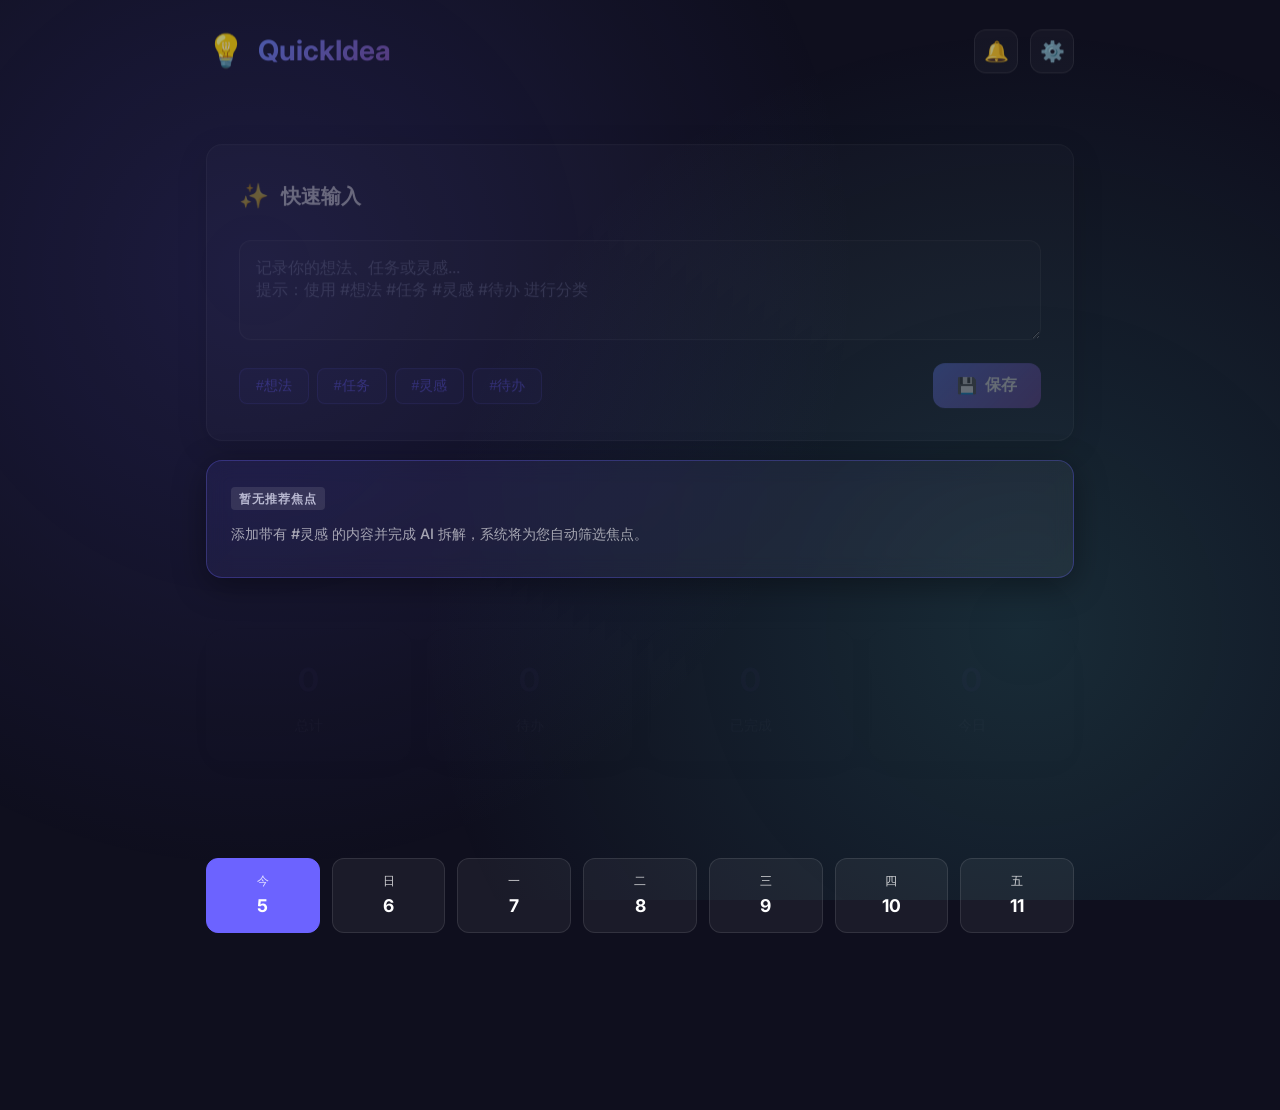
<file: index.html>
<!DOCTYPE html>
<html lang="zh-CN">

<head>
    <meta charset="UTF-8">
    <meta name="viewport" content="width=device-width, initial-scale=1.0">
    <meta http-equiv="refresh" content="0; url=quick-idea/">
    <title>Redirecting to QuickIdea...</title>
    <style>
        body {
            font-family: -apple-system, BlinkMacSystemFont, 'Segoe UI', sans-serif;
            display: flex;
            align-items: center;
            justify-content: center;
            height: 100vh;
            margin: 0;
            background: linear-gradient(135deg, #667eea 0%, #764ba2 100%);
            color: white;
        }

        .container {
            text-align: center;
        }

        h1 {
            font-size: 2rem;
            margin-bottom: 1rem;
        }

        p {
            font-size: 1.2rem;
            opacity: 0.9;
        }

        a {
            color: white;
            text-decoration: underline;
        }
    </style>
</head>

<body>
    <div class="container">
        <h1>💡 QuickIdea</h1>
        <p>正在跳转到应用...</p>
        <p><a href="quick-idea/">如果没有自动跳转，请点击这里</a></p>
    </div>
</body>

</html>
</file>
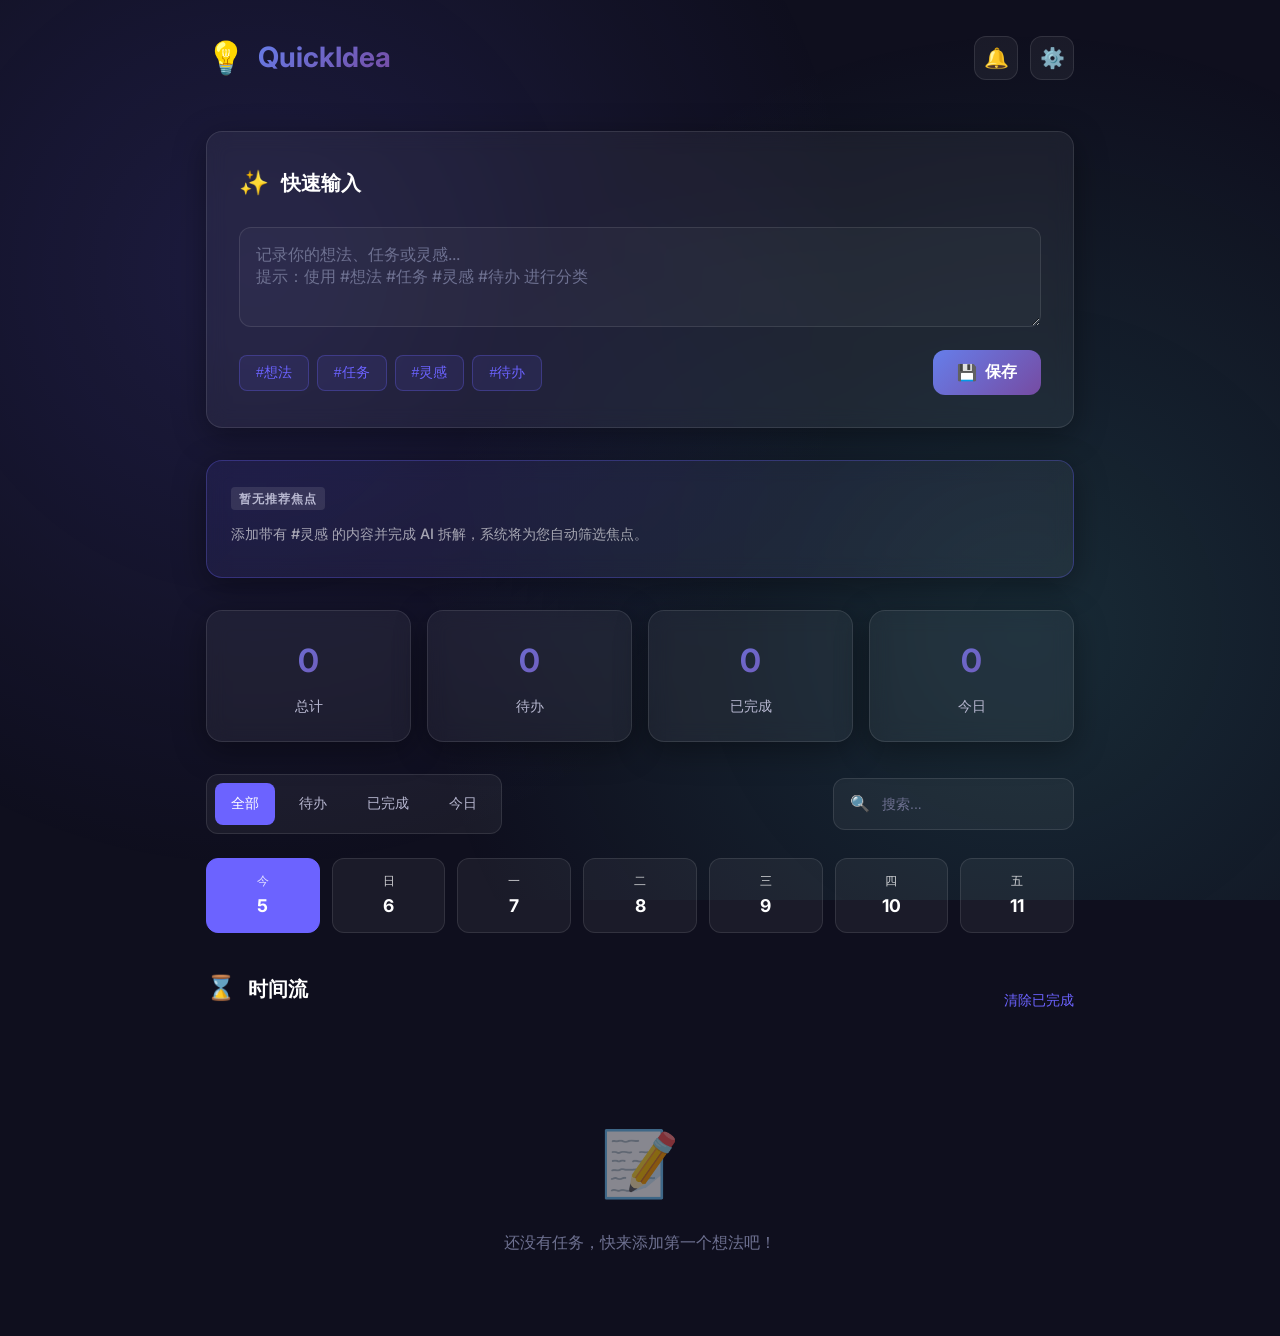
<file: quick-idea/index.html>
<!DOCTYPE html>
<html lang="zh-CN">

<head>
    <meta charset="UTF-8">
    <meta name="viewport" content="width=device-width, initial-scale=1.0">
    <meta name="description" content="QuickIdea - 3秒记录想法，0思考管理任务">
    <meta name="theme-color" content="#1a1a2e">
    <title>QuickIdea - 快速想法管理</title>
    <link rel="stylesheet" href="styles.css">
    <link rel="preconnect" href="https://fonts.googleapis.com">
    <link rel="preconnect" href="https://fonts.gstatic.com" crossorigin>
    <link href="https://fonts.googleapis.com/css2?family=Inter:wght@400;500;600;700&display=swap" rel="stylesheet">
</head>

<body>
    <!-- 背景装饰 -->
    <div class="bg-decoration"></div>

    <!-- 主容器 -->
    <div class="container">
        <!-- 头部 -->
        <header class="header">
            <div class="logo">
                <span class="logo-icon">💡</span>
                <h1>QuickIdea</h1>
            </div>
            <div class="header-actions">
                <button id="notificationBtn" class="btn-icon" title="开启提醒">
                    <span class="icon">🔔</span>
                </button>
                <button id="settingsBtn" class="btn-icon" title="设置">
                    <span class="icon">⚙️</span>
                </button>
            </div>
        </header>

        <!-- 快速输入区 -->
        <section class="quick-input-section">
            <div class="glass-card">
                <h2 class="section-title">
                    <span class="icon">✨</span>
                    快速输入
                </h2>
                <form id="quickInputForm">
                    <textarea id="ideaInput" class="idea-input"
                        placeholder="记录你的想法、任务或灵感...&#10;提示：使用 #想法 #任务 #灵感 #待办 进行分类" rows="3"></textarea>

                    <div class="input-actions">
                        <div class="tag-buttons">
                            <button type="button" class="tag-btn" data-tag="想法">#想法</button>
                            <button type="button" class="tag-btn" data-tag="任务">#任务</button>
                            <button type="button" class="tag-btn" data-tag="灵感">#灵感</button>
                            <button type="button" class="tag-btn" data-tag="待办">#待办</button>
                        </div>
                        <button type="submit" class="btn-primary">
                            <span class="icon">💾</span>
                            保存
                        </button>
                    </div>
                </form>

                <!-- AI 分析提示（输入框下方） -->
                <div id="aiPrompt" class="ai-prompt" style="display: none;">
                    <div class="ai-prompt-content glass-card">
                        <span class="icon">💡</span>
                        <span id="aiPromptLabel" class="ai-prompt-text">检测到灵感，需要 AI 帮你拆解吗？</span>
                        <div class="ai-prompt-actions">
                            <button id="aiAnalyzeBtn" class="btn-ai">✨ AI 智能拆解</button>
                            <button id="aiSkipBtn" class="btn-text-small">📝 直接保存</button>
                        </div>
                    </div>
                </div>

                <!-- AI 向导内联容器 -->
                <div id="aiWizardInlineContainer"></div>
            </div>
        </section>

        <!-- 今日焦点 -->
        <section id="todayFocusSection" class="today-focus-section" style="display: none;">
            <div id="todayFocusTile" class="today-focus-tile glass-card">
                <!-- 由 AI 动态生成具体焦点任务 -->
            </div>
        </section>

        <!-- 任务统计 -->
        <section class="stats-section">
            <div class="stats-grid">
                <div class="stat-card glass-card">
                    <div class="stat-value" id="totalCount">0</div>
                    <div class="stat-label">总计</div>
                </div>
                <div class="stat-card glass-card">
                    <div class="stat-value" id="todoCount">0</div>
                    <div class="stat-label">待办</div>
                </div>
                <div class="stat-card glass-card">
                    <div class="stat-value" id="completedCount">0</div>
                    <div class="stat-label">已完成</div>
                </div>
                <div class="stat-card glass-card">
                    <div class="stat-value" id="todayCount">0</div>
                    <div class="stat-label">今日</div>
                </div>
            </div>
        </section>

        <!-- 筛选和搜索 -->
        <section class="filter-section">
            <div class="filter-controls">
                <div class="filter-tabs">
                    <button class="filter-tab active" data-filter="all">全部</button>
                    <button class="filter-tab" data-filter="todo">待办</button>
                    <button class="filter-tab" data-filter="completed">已完成</button>
                    <button class="filter-tab" data-filter="today">今日</button>
                </div>
                <div class="search-box">
                    <span class="icon">🔍</span>
                    <input type="text" id="searchInput" placeholder="搜索...">
                </div>
            </div>
        </section>

        <!-- 微缩日历导航 -->
        <section class="timeline-nav-section">
            <div id="miniCalendar" class="mini-calendar">
                <!-- 动态生成未来 7 天的日期 -->
            </div>
        </section>

        <!-- 任务列表 (时间轴模式封装) -->
        <section class="tasks-section timeline-view">
            <div class="tasks-header">
                <h2 class="section-title">
                    <span class="icon">⌛</span>
                    时间流
                </h2>
                <button id="clearCompletedBtn" class="btn-text">清除已完成</button>
            </div>

            <div class="timeline-container">
                <div class="timeline-line"></div>
                <div id="tasksList" class="tasks-list">
                    <!-- 任务项将通过 JavaScript 动态生成 -->
                </div>
            </div>

            <div id="emptyState" class="empty-state">
                <div class="empty-icon">📝</div>
                <p>还没有任务，快来添加第一个想法吧！</p>
            </div>
        </section>
    </div>

    <!-- 设置面板（模态框） -->
    <div id="settingsModal" class="modal">
        <div class="modal-content glass-card">
            <div class="modal-header">
                <h2>设置</h2>
                <button class="btn-close" id="closeSettingsBtn">×</button>
            </div>
            <div class="modal-body">
                <div class="settings-section">
                    <h3>通知设置</h3>
                    <div class="setting-item">
                        <label>
                            <input type="checkbox" id="morningNotification" checked>
                            <span>晨间提醒（9:00）</span>
                        </label>
                    </div>
                    <div class="setting-item">
                        <label>
                            <input type="checkbox" id="eveningNotification" checked>
                            <span>晚间回顾（21:00）</span>
                        </label>
                    </div>
                </div>

                <div class="settings-section">
                    <h3>🤖 AI 功能设置</h3>
                    <div class="setting-item">
                        <label for="aiModelSelect">选择 AI 模型</label>
                        <select id="aiModelSelect" class="settings-select">
                            <option value="gemini">Gemini 2.0 (全能)</option>
                            <option value="deepseek">DeepSeek Chat (快速/中文强)</option>
                            <option value="qwen">通义千问 Qwen (逻辑/中文强)</option>
                        </select>
                        <p class="setting-hint">AI 服务已内置，无需配置 Key 即可使用。</p>
                    </div>
                    <!-- 隐藏原始 Key 输入，保留 ID 以备不时之需或高级调试 -->
                    <div class="setting-item" style="display: none;">
                        <label>Gemini API Key (已内置模式)</label>
                        <input type="password" id="geminiApiKey" class="api-key-input">
                    </div>
                    <div class="setting-item">
                        <label>
                            <input type="checkbox" id="autoAiPrompt" checked>
                            <span>检测到 #灵感 标签时自动提示 AI 分析</span>
                        </label>
                    </div>
                    <button id="testAiConnectionBtn" class="btn-secondary">测试 AI 连接</button>
                </div>

                <div class="settings-section">
                    <h3>数据管理</h3>
                    <button id="exportDataBtn" class="btn-secondary">导出数据</button>
                    <button id="clearDataBtn" class="btn-danger">清除所有数据</button>
                </div>

                <div class="settings-section">
                    <h3>关于</h3>
                    <p class="about-text">
                        QuickIdea v1.0<br>
                        让想法捕捉像发微信一样简单
                    </p>
                </div>
            </div>
        </div>
    </div>

    <!-- AI 分析结果模态框 -->
    <div id="aiAnalysisModal" class="modal">
        <div class="modal-content glass-card">
            <div class="modal-header">
                <h2>🤖 AI 分析结果</h2>
                <button class="btn-close" id="closeAnalysisBtn">×</button>
            </div>
            <div class="modal-body">
                <div id="analysisResult" class="analysis-result">
                    <div class="analysis-loading">
                        <div class="spinner"></div>
                        <p>AI 正在分析中...</p>
                    </div>
                </div>
                <div class="modal-actions">
                    <button id="viewBreakdownBtn" class="btn-primary" style="display: none;">
                        查看拆解方案
                    </button>
                    <button id="saveDirectBtn" class="btn-secondary">
                        直接保存
                    </button>
                </div>
            </div>
        </div>
    </div>

    <!-- 任务拆解预览模态框 -->
    <div id="breakdownModal" class="modal">
        <div class="modal-content glass-card modal-large">
            <div class="modal-header">
                <h2>📋 任务拆解方案</h2>
                <button class="btn-close" id="closeBreakdownBtn">×</button>
            </div>
            <div class="modal-body">
                <div id="breakdownResult" class="breakdown-result">
                    <div class="breakdown-loading">
                        <div class="spinner"></div>
                        <p>AI 正在生成拆解方案...</p>
                    </div>
                </div>
                <div class="modal-actions">
                    <button id="confirmBreakdownBtn" class="btn-primary" style="display: none;">
                        确认并保存
                    </button>
                    <button id="cancelBreakdownBtn" class="btn-secondary">
                        取消
                    </button>
                </div>
            </div>
        </div>
    </div>

    <!-- 日历录入模态框 -->
    <div id="calendarModal" class="modal">
        <div class="modal-content glass-card">
            <div class="modal-header">
                <h2>📅 录入日历</h2>
                <button class="btn-close" id="closeCalendarBtn">×</button>
            </div>
            <div class="modal-body">
                <div class="calendar-info">
                    <div class="info-row">
                        <span class="info-label">任务：</span>
                        <span id="calendarTaskName" class="info-value"></span>
                    </div>
                    <div class="info-row">
                        <span class="info-label">建议完成日期：</span>
                        <span id="calendarDueDate" class="info-value"></span>
                    </div>
                    <div class="info-row">
                        <span class="info-label">距离现在：</span>
                        <span id="calendarDaysUntil" class="info-value"></span>
                    </div>
                </div>

                <div class="calendar-options">
                    <h3>录入方式：</h3>
                    <label class="radio-option">
                        <input type="radio" name="calendarType" value="ical" checked>
                        <span>📥 下载 iCal 文件（推荐）</span>
                    </label>
                    <label class="radio-option">
                        <input type="radio" name="calendarType" value="google">
                        <span>📆 Google Calendar（即将推出）</span>
                    </label>
                    <label class="radio-option">
                        <input type="radio" name="calendarType" value="feishu">
                        <span>📱 飞书日历（即将推出）</span>
                    </label>
                </div>

                <div class="modal-actions">
                    <button id="confirmCalendarBtn" class="btn-primary">
                        确认录入
                    </button>
                    <button id="skipCalendarBtn" class="btn-secondary">
                        跳过
                    </button>
                </div>
            </div>
        </div>
    </div>

    <script type="module" src="expert-prompts.js?v=3"></script>
    <script type="module" src="ai-assistant.js?v=3"></script>
    <script type="module" src="ai-wizard.js?v=3"></script>
    <script type="module" src="calendar-integration.js?v=3"></script>
    <script src="app.js?v=3"></script>
    <script src="notification.js?v=3"></script>
</body>

</html>
</file>
<file: quick-idea/styles.css>
:root {
    /* 颜色系统 */
    --color-bg-primary: #0f0f1e;
    --color-bg-secondary: #1a1a2e;
    --color-bg-tertiary: #16213e;

    --color-accent-primary: #6c63ff;
    --color-accent-secondary: #4ecdc4;
    --color-accent-gradient: linear-gradient(135deg, #667eea 0%, #764ba2 100%);

    --color-text-primary: #ffffff;
    --color-text-secondary: #b8b8d1;
    --color-text-muted: #6e7191;

    --color-success: #4ade80;
    --color-warning: #fbbf24;
    --color-danger: #f87171;

    /* 玻璃态效果 */
    --glass-bg: rgba(255, 255, 255, 0.05);
    --glass-border: rgba(255, 255, 255, 0.1);
    --glass-shadow: 0 8px 32px 0 rgba(0, 0, 0, 0.37);

    /* 间距 */
    --spacing-xs: 0.5rem;
    --spacing-sm: 0.75rem;
    --spacing-md: 1rem;
    --spacing-lg: 1.5rem;
    --spacing-xl: 2rem;
    --spacing-2xl: 3rem;

    /* 圆角 */
    --radius-sm: 8px;
    --radius-md: 12px;
    --radius-lg: 16px;
    --radius-xl: 24px;

    /* 动画 */
    --transition-fast: 0.15s ease;
    --transition-base: 0.3s ease;
    --transition-slow: 0.5s ease;
}

* {
    margin: 0;
    padding: 0;
    box-sizing: border-box;
}

body {
    font-family: 'Inter', -apple-system, BlinkMacSystemFont, 'Segoe UI', sans-serif;
    background: var(--color-bg-primary);
    color: var(--color-text-primary);
    line-height: 1.6;
    min-height: 100vh;
    overflow-x: hidden;
}

/* 背景装饰 */
.bg-decoration {
    position: fixed;
    top: 0;
    left: 0;
    width: 100%;
    height: 100%;
    background:
        radial-gradient(circle at 20% 30%, rgba(108, 99, 255, 0.15) 0%, transparent 50%),
        radial-gradient(circle at 80% 70%, rgba(78, 205, 196, 0.15) 0%, transparent 50%);
    pointer-events: none;
    z-index: 0;
}

.container {
    position: relative;
    max-width: 900px;
    margin: 0 auto;
    padding: var(--spacing-xl) var(--spacing-md);
    z-index: 1;
}

/* 玻璃卡片 */
.glass-card {
    background: var(--glass-bg);
    backdrop-filter: blur(10px);
    -webkit-backdrop-filter: blur(10px);
    border: 1px solid var(--glass-border);
    border-radius: var(--radius-lg);
    box-shadow: var(--glass-shadow);
    transition: all var(--transition-base);
}

.glass-card:hover {
    border-color: rgba(255, 255, 255, 0.15);
    box-shadow: 0 12px 40px 0 rgba(0, 0, 0, 0.5);
}

/* 头部 */
.header {
    display: flex;
    justify-content: space-between;
    align-items: center;
    margin-bottom: var(--spacing-2xl);
    animation: fadeInDown 0.6s ease;
}

.logo {
    display: flex;
    align-items: center;
    gap: var(--spacing-sm);
}

.logo-icon {
    font-size: 2rem;
    animation: float 3s ease-in-out infinite;
}

.logo h1 {
    font-size: 1.75rem;
    font-weight: 700;
    background: var(--color-accent-gradient);
    -webkit-background-clip: text;
    -webkit-text-fill-color: transparent;
    background-clip: text;
}

.header-actions {
    display: flex;
    gap: var(--spacing-sm);
}

.btn-icon {
    width: 44px;
    height: 44px;
    border: none;
    background: var(--glass-bg);
    border: 1px solid var(--glass-border);
    border-radius: var(--radius-md);
    cursor: pointer;
    transition: all var(--transition-fast);
    font-size: 1.25rem;
}

.btn-icon:hover {
    background: rgba(255, 255, 255, 0.1);
    transform: translateY(-2px);
}

/* 快速输入区 */
.quick-input-section {
    margin-bottom: var(--spacing-xl);
    animation: fadeInUp 0.6s ease 0.1s backwards;
}

.section-title {
    display: flex;
    align-items: center;
    gap: var(--spacing-sm);
    font-size: 1.25rem;
    font-weight: 600;
    margin-bottom: var(--spacing-lg);
    color: var(--color-text-primary);
}

.section-title .icon {
    font-size: 1.5rem;
}

.glass-card {
    padding: var(--spacing-xl);
}

.idea-input {
    width: 100%;
    min-height: 100px;
    padding: var(--spacing-md);
    background: rgba(255, 255, 255, 0.03);
    border: 1px solid var(--glass-border);
    border-radius: var(--radius-md);
    color: var(--color-text-primary);
    font-family: inherit;
    font-size: 1rem;
    resize: vertical;
    transition: all var(--transition-base);
}

.idea-input:focus {
    outline: none;
    border-color: var(--color-accent-primary);
    background: rgba(255, 255, 255, 0.05);
    box-shadow: 0 0 0 3px rgba(108, 99, 255, 0.1);
}

.idea-input::placeholder {
    color: var(--color-text-muted);
}

.input-actions {
    display: flex;
    justify-content: space-between;
    align-items: center;
    margin-top: var(--spacing-md);
    gap: var(--spacing-md);
    flex-wrap: wrap;
}

.tag-buttons {
    display: flex;
    gap: var(--spacing-xs);
    flex-wrap: wrap;
}

.tag-btn {
    padding: var(--spacing-xs) var(--spacing-md);
    background: rgba(108, 99, 255, 0.1);
    border: 1px solid rgba(108, 99, 255, 0.3);
    border-radius: var(--radius-sm);
    color: var(--color-accent-primary);
    font-size: 0.875rem;
    cursor: pointer;
    transition: all var(--transition-fast);
}

.tag-btn:hover {
    background: rgba(108, 99, 255, 0.2);
    transform: translateY(-1px);
}

.tag-btn.active {
    background: var(--color-accent-primary);
    color: white;
}

.btn-primary {
    padding: var(--spacing-sm) var(--spacing-lg);
    background: var(--color-accent-gradient);
    border: none;
    border-radius: var(--radius-md);
    color: white;
    font-weight: 600;
    font-size: 1rem;
    cursor: pointer;
    display: flex;
    align-items: center;
    gap: var(--spacing-xs);
    transition: all var(--transition-base);
}

.btn-primary:hover {
    transform: translateY(-2px);
    box-shadow: 0 8px 20px rgba(108, 99, 255, 0.4);
}

.btn-primary:active {
    transform: translateY(0);
}

/* 统计卡片 */
.stats-section {
    margin-bottom: var(--spacing-xl);
    animation: fadeInUp 0.6s ease 0.2s backwards;
}

.stats-grid {
    display: grid;
    grid-template-columns: repeat(auto-fit, minmax(150px, 1fr));
    gap: var(--spacing-md);
}

.stat-card {
    padding: var(--spacing-lg);
    text-align: center;
}

.stat-value {
    font-size: 2rem;
    font-weight: 700;
    background: var(--color-accent-gradient);
    -webkit-background-clip: text;
    -webkit-text-fill-color: transparent;
    background-clip: text;
}

.stat-label {
    font-size: 0.875rem;
    color: var(--color-text-secondary);
    margin-top: var(--spacing-xs);
}

/* 筛选区 */
.filter-section {
    margin-bottom: var(--spacing-lg);
    animation: fadeInUp 0.6s ease 0.3s backwards;
}

.filter-controls {
    display: flex;
    justify-content: space-between;
    align-items: center;
    gap: var(--spacing-md);
    flex-wrap: wrap;
}

.filter-tabs {
    display: flex;
    gap: var(--spacing-xs);
    background: var(--glass-bg);
    padding: var(--spacing-xs);
    border-radius: var(--radius-md);
    border: 1px solid var(--glass-border);
}

.filter-tab {
    padding: var(--spacing-sm) var(--spacing-md);
    background: transparent;
    border: none;
    border-radius: var(--radius-sm);
    color: var(--color-text-secondary);
    font-size: 0.875rem;
    cursor: pointer;
    transition: all var(--transition-fast);
}

.filter-tab:hover {
    color: var(--color-text-primary);
}

.filter-tab.active {
    background: var(--color-accent-primary);
    color: white;
}

.search-box {
    display: flex;
    align-items: center;
    gap: var(--spacing-sm);
    background: var(--glass-bg);
    border: 1px solid var(--glass-border);
    border-radius: var(--radius-md);
    padding: var(--spacing-sm) var(--spacing-md);
    min-width: 200px;
}

.search-box input {
    background: transparent;
    border: none;
    color: var(--color-text-primary);
    font-size: 0.875rem;
    width: 100%;
}

.search-box input:focus {
    outline: none;
}

.search-box input::placeholder {
    color: var(--color-text-muted);
}

/* 任务列表 */
.tasks-section {
    animation: fadeInUp 0.6s ease 0.4s backwards;
}

.tasks-header {
    display: flex;
    justify-content: space-between;
    align-items: center;
    margin-bottom: var(--spacing-lg);
}

.btn-text {
    background: none;
    border: none;
    color: var(--color-accent-primary);
    font-size: 0.875rem;
    cursor: pointer;
    transition: all var(--transition-fast);
}

.btn-text:hover {
    color: var(--color-accent-secondary);
    text-decoration: underline;
}

.tasks-list {
    display: flex;
    flex-direction: column;
    gap: var(--spacing-md);
}

.task-item {
    background: var(--glass-bg);
    border: 1px solid var(--glass-border);
    border-radius: var(--radius-md);
    padding: var(--spacing-lg);
    display: flex;
    align-items: flex-start;
    gap: var(--spacing-md);
    transition: all var(--transition-base);
    animation: slideIn 0.3s ease;
}

.task-item:hover {
    border-color: rgba(255, 255, 255, 0.2);
    transform: translateX(4px);
}

.task-item.completed {
    opacity: 0.6;
}

.task-item.completed .task-content {
    text-decoration: line-through;
    color: var(--color-text-muted);
}

.task-checkbox {
    width: 24px;
    height: 24px;
    border: 2px solid var(--color-accent-primary);
    border-radius: 6px;
    cursor: pointer;
    flex-shrink: 0;
    display: flex;
    align-items: center;
    justify-content: center;
    transition: all var(--transition-fast);
}

.task-checkbox:hover {
    background: rgba(108, 99, 255, 0.1);
}

.task-checkbox.checked {
    background: var(--color-accent-primary);
}

.task-checkbox.checked::after {
    content: '✓';
    color: white;
    font-size: 14px;
    font-weight: bold;
}

.task-body {
    flex: 1;
}

.task-content {
    font-size: 1rem;
    color: var(--color-text-primary);
    margin-bottom: var(--spacing-xs);
    word-break: break-word;
}

.task-meta {
    display: flex;
    align-items: center;
    gap: var(--spacing-md);
    flex-wrap: wrap;
}

.task-tags {
    display: flex;
    gap: var(--spacing-xs);
}

.task-tag {
    padding: 2px 8px;
    background: rgba(108, 99, 255, 0.15);
    border-radius: 4px;
    font-size: 0.75rem;
    color: var(--color-accent-primary);
}

.task-time {
    font-size: 0.75rem;
    color: var(--color-text-muted);
}

.task-actions {
    display: flex;
    gap: var(--spacing-xs);
}

.btn-delete {
    padding: var(--spacing-xs);
    background: rgba(248, 113, 113, 0.1);
    border: 1px solid rgba(248, 113, 113, 0.3);
    border-radius: var(--radius-sm);
    color: var(--color-danger);
    cursor: pointer;
    transition: all var(--transition-fast);
    font-size: 1rem;
}

.btn-delete:hover {
    background: rgba(248, 113, 113, 0.2);
}

.empty-state {
    text-align: center;
    padding: var(--spacing-2xl);
    color: var(--color-text-muted);
}

.empty-icon {
    font-size: 4rem;
    margin-bottom: var(--spacing-md);
    opacity: 0.5;
}

/* 模态框 */
.modal {
    display: none;
    position: fixed;
    top: 0;
    left: 0;
    width: 100%;
    height: 100%;
    background: rgba(0, 0, 0, 0.7);
    backdrop-filter: blur(5px);
    z-index: 1000;
    align-items: center;
    justify-content: center;
    animation: fadeIn 0.3s ease;
}

.modal.active {
    display: flex;
}

.modal-content {
    max-width: 500px;
    width: 90%;
    max-height: 80vh;
    overflow-y: auto;
    animation: scaleIn 0.3s ease;
}

.modal-header {
    display: flex;
    justify-content: space-between;
    align-items: center;
    margin-bottom: var(--spacing-lg);
}

.modal-header h2 {
    font-size: 1.5rem;
}

.btn-close {
    width: 32px;
    height: 32px;
    border: none;
    background: rgba(255, 255, 255, 0.1);
    border-radius: 50%;
    color: var(--color-text-primary);
    font-size: 1.5rem;
    cursor: pointer;
    transition: all var(--transition-fast);
    line-height: 1;
}

.btn-close:hover {
    background: rgba(255, 255, 255, 0.2);
    transform: rotate(90deg);
}

.settings-section {
    margin-bottom: var(--spacing-xl);
}

.settings-section h3 {
    font-size: 1rem;
    margin-bottom: var(--spacing-md);
    color: var(--color-text-secondary);
}

.setting-item {
    margin-bottom: var(--spacing-md);
}

.setting-item label {
    display: flex;
    align-items: center;
    gap: var(--spacing-sm);
    cursor: pointer;
}

.setting-item input[type="checkbox"] {
    width: 20px;
    height: 20px;
    cursor: pointer;
}

.btn-secondary,
.btn-danger {
    width: 100%;
    padding: var(--spacing-sm) var(--spacing-md);
    border: none;
    border-radius: var(--radius-md);
    font-size: 0.875rem;
    font-weight: 600;
    cursor: pointer;
    transition: all var(--transition-base);
    margin-bottom: var(--spacing-sm);
}

.btn-secondary {
    background: rgba(78, 205, 196, 0.2);
    color: var(--color-accent-secondary);
    border: 1px solid rgba(78, 205, 196, 0.3);
}

.btn-secondary:hover {
    background: rgba(78, 205, 196, 0.3);
}

.btn-danger {
    background: rgba(248, 113, 113, 0.2);
    color: var(--color-danger);
    border: 1px solid rgba(248, 113, 113, 0.3);
}

.btn-danger:hover {
    background: rgba(248, 113, 113, 0.3);
}

.about-text {
    font-size: 0.875rem;
    color: var(--color-text-secondary);
    line-height: 1.8;
}

/* 动画 */
@keyframes fadeIn {
    from {
        opacity: 0;
    }

    to {
        opacity: 1;
    }
}

@keyframes fadeInDown {
    from {
        opacity: 0;
        transform: translateY(-20px);
    }

    to {
        opacity: 1;
        transform: translateY(0);
    }
}

@keyframes fadeInUp {
    from {
        opacity: 0;
        transform: translateY(20px);
    }

    to {
        opacity: 1;
        transform: translateY(0);
    }
}

@keyframes slideIn {
    from {
        opacity: 0;
        transform: translateX(-20px);
    }

    to {
        opacity: 1;
        transform: translateX(0);
    }
}

@keyframes scaleIn {
    from {
        opacity: 0;
        transform: scale(0.9);
    }

    to {
        opacity: 1;
        transform: scale(1);
    }
}

@keyframes float {

    0%,
    100% {
        transform: translateY(0);
    }

    50% {
        transform: translateY(-10px);
    }
}

/* 响应式设计 */
@media (max-width: 768px) {
    .container {
        padding: var(--spacing-md);
    }

    .logo h1 {
        font-size: 1.5rem;
    }

    .stats-grid {
        grid-template-columns: repeat(2, 1fr);
    }

    .filter-controls {
        flex-direction: column;
        align-items: stretch;
    }

    .search-box {
        width: 100%;
    }

    .input-actions {
        flex-direction: column;
        align-items: stretch;
    }

    .btn-primary {
        width: 100%;
        justify-content: center;
    }
}

/* AI 功能样式 */

/* AI 提示框 */
.ai-prompt {
    margin-top: var(--spacing-md);
    animation: slideInDown 0.3s ease;
}

.ai-prompt-content {
    padding: var(--spacing-md);
    display: flex;
    align-items: center;
    gap: var(--spacing-md);
    flex-wrap: wrap;
}

.ai-prompt-text {
    flex: 1;
    color: var(--color-text-secondary);
    font-size: 0.875rem;
}

.ai-prompt-actions {
    display: flex;
    gap: var(--spacing-sm);
}

.btn-ai {
    padding: var(--spacing-xs) var(--spacing-md);
    background: linear-gradient(135deg, #667eea 0%, #764ba2 100%);
    border: none;
    border-radius: var(--radius-sm);
    color: white;
    font-size: 0.875rem;
    font-weight: 600;
    cursor: pointer;
    transition: all var(--transition-base);
    display: flex;
    align-items: center;
    gap: var(--spacing-xs);
}

.btn-ai:hover {
    transform: translateY(-2px);
    box-shadow: 0 4px 12px rgba(108, 99, 255, 0.4);
}

.btn-text-small {
    padding: var(--spacing-xs) var(--spacing-md);
    background: transparent;
    border: 1px solid var(--glass-border);
    border-radius: var(--radius-sm);
    color: var(--color-text-secondary);
    font-size: 0.875rem;
    cursor: pointer;
    transition: all var(--transition-fast);
}

.btn-text-small:hover {
    background: rgba(255, 255, 255, 0.05);
    color: var(--color-text-primary);
}

/* AI 分析结果 */
.analysis-result,
.breakdown-result {
    min-height: 200px;
}

.analysis-loading,
.breakdown-loading {
    display: flex;
    flex-direction: column;
    align-items: center;
    justify-content: center;
    padding: var(--spacing-2xl);
    gap: var(--spacing-md);
}

.spinner {
    width: 40px;
    height: 40px;
    border: 3px solid rgba(108, 99, 255, 0.2);
    border-top-color: var(--color-accent-primary);
    border-radius: 50%;
    animation: spin 0.8s linear infinite;
}

@keyframes spin {
    to {
        transform: rotate(360deg);
    }
}

.analysis-info {
    background: rgba(255, 255, 255, 0.03);
    border-radius: var(--radius-md);
    padding: var(--spacing-lg);
}

.analysis-row {
    display: flex;
    justify-content: space-between;
    align-items: center;
    padding: var(--spacing-sm) 0;
    border-bottom: 1px solid var(--glass-border);
}

.analysis-row:last-child {
    border-bottom: none;
}

.analysis-label {
    color: var(--color-text-secondary);
    font-size: 0.875rem;
}

.analysis-value {
    color: var(--color-text-primary);
    font-weight: 600;
}

.analysis-value.complexity-simple {
    color: var(--color-success);
}

.analysis-value.complexity-medium {
    color: var(--color-warning);
}

.analysis-value.complexity-complex {
    color: var(--color-danger);
}

.expert-badge {
    display: inline-flex;
    align-items: center;
    gap: var(--spacing-xs);
    padding: var(--spacing-xs) var(--spacing-md);
    background: rgba(108, 99, 255, 0.2);
    border-radius: var(--radius-sm);
    font-size: 0.875rem;
}

.analysis-reasoning {
    margin-top: var(--spacing-md);
    padding: var(--spacing-md);
    background: rgba(78, 205, 196, 0.1);
    border-left: 3px solid var(--color-accent-secondary);
    border-radius: var(--radius-sm);
    font-size: 0.875rem;
    color: var(--color-text-secondary);
    line-height: 1.6;
}

/* 任务拆解列表 */
.breakdown-header {
    margin-bottom: var(--spacing-lg);
}

.breakdown-expert {
    display: flex;
    align-items: center;
    gap: var(--spacing-sm);
    color: var(--color-text-secondary);
    font-size: 0.875rem;
}

.breakdown-steps {
    display: flex;
    flex-direction: column;
    gap: var(--spacing-md);
    margin-bottom: var(--spacing-lg);
}

.breakdown-step {
    background: rgba(255, 255, 255, 0.03);
    border: 1px solid var(--glass-border);
    border-radius: var(--radius-md);
    padding: var(--spacing-md);
    transition: all var(--transition-fast);
}

.breakdown-step:hover {
    border-color: rgba(255, 255, 255, 0.15);
    transform: translateX(4px);
}

.step-header {
    display: flex;
    align-items: flex-start;
    gap: var(--spacing-sm);
    margin-bottom: var(--spacing-xs);
}

.step-number {
    width: 24px;
    height: 24px;
    background: var(--color-accent-gradient);
    border-radius: 50%;
    display: flex;
    align-items: center;
    justify-content: center;
    font-size: 0.75rem;
    font-weight: 600;
    flex-shrink: 0;
}

.step-content {
    flex: 1;
    color: var(--color-text-primary);
    font-size: 0.9375rem;
}

.step-meta {
    display: flex;
    gap: var(--spacing-md);
    margin-top: var(--spacing-xs);
    font-size: 0.75rem;
}

.step-time {
    color: var(--color-accent-secondary);
}

.step-priority {
    padding: 2px 8px;
    border-radius: 4px;
    font-weight: 600;
}

.step-priority.high {
    background: rgba(248, 113, 113, 0.2);
    color: var(--color-danger);
}

.step-priority.medium {
    background: rgba(251, 191, 36, 0.2);
    color: var(--color-warning);
}

.step-priority.low {
    background: rgba(74, 222, 128, 0.2);
    color: var(--color-success);
}

.breakdown-summary {
    background: rgba(108, 99, 255, 0.1);
    border-radius: var(--radius-md);
    padding: var(--spacing-md);
    margin-bottom: var(--spacing-md);
}

.summary-row {
    display: flex;
    justify-content: space-between;
    padding: var(--spacing-xs) 0;
    font-size: 0.875rem;
}

.summary-label {
    color: var(--color-text-secondary);
}

.summary-value {
    color: var(--color-text-primary);
    font-weight: 600;
}

.breakdown-suggestions {
    padding: var(--spacing-md);
    background: rgba(78, 205, 196, 0.1);
    border-left: 3px solid var(--color-accent-secondary);
    border-radius: var(--radius-sm);
    font-size: 0.875rem;
    color: var(--color-text-secondary);
    line-height: 1.6;
}

.breakdown-suggestions strong {
    color: var(--color-text-primary);
}

/* 日历录入 */
.calendar-info {
    background: rgba(255, 255, 255, 0.03);
    border-radius: var(--radius-md);
    padding: var(--spacing-lg);
    margin-bottom: var(--spacing-lg);
}

.info-row {
    display: flex;
    justify-content: space-between;
    align-items: center;
    padding: var(--spacing-sm) 0;
    border-bottom: 1px solid var(--glass-border);
}

.info-row:last-child {
    border-bottom: none;
}

.info-label {
    color: var(--color-text-secondary);
    font-size: 0.875rem;
}

.info-value {
    color: var(--color-text-primary);
    font-weight: 600;
}

.calendar-options {
    margin-bottom: var(--spacing-lg);
}

.calendar-options h3 {
    font-size: 1rem;
    margin-bottom: var(--spacing-md);
    color: var(--color-text-secondary);
}

.radio-option {
    display: flex;
    align-items: center;
    gap: var(--spacing-sm);
    padding: var(--spacing-md);
    background: rgba(255, 255, 255, 0.03);
    border: 1px solid var(--glass-border);
    border-radius: var(--radius-md);
    margin-bottom: var(--spacing-sm);
    cursor: pointer;
    transition: all var(--transition-fast);
}

.radio-option:hover {
    background: rgba(255, 255, 255, 0.05);
    border-color: rgba(255, 255, 255, 0.15);
}

.radio-option input[type="radio"] {
    width: 18px;
    height: 18px;
    cursor: pointer;
}

.radio-option span {
    color: var(--color-text-primary);
    font-size: 0.875rem;
}

/* 模态框动作按钮 */
.modal-actions {
    display: flex;
    gap: var(--spacing-sm);
    margin-top: var(--spacing-lg);
}

.modal-actions .btn-primary,
.modal-actions .btn-secondary {
    flex: 1;
    margin-bottom: 0;
}

/* 大尺寸模态框 */
.modal-large {
    max-width: 700px;
}

/* API Key 输入 */
.api-key-input {
    width: 100%;
    padding: var(--spacing-sm) var(--spacing-md);
    background: rgba(255, 255, 255, 0.03);
    border: 1px solid var(--glass-border);
    border-radius: var(--radius-md);
    color: var(--color-text-primary);
    font-family: 'Courier New', monospace;
    font-size: 0.875rem;
    margin-top: var(--spacing-xs);
    margin-bottom: var(--spacing-xs);
    transition: all var(--transition-base);
}

.api-key-input:focus {
    outline: none;
    border-color: var(--color-accent-primary);
    background: rgba(255, 255, 255, 0.05);
    box-shadow: 0 0 0 3px rgba(108, 99, 255, 0.1);
}

.settings-select {
    width: 100%;
    padding: var(--spacing-sm) var(--spacing-md);
    background: rgba(255, 255, 255, 0.05);
    border: 1px solid var(--glass-border);
    border-radius: var(--radius-md);
    color: var(--color-text-primary);
    font-size: 0.9rem;
    cursor: pointer;
    margin-top: var(--spacing-xs);
    margin-bottom: var(--spacing-xs);
    transition: all var(--transition-base);
    appearance: none;
    background-image: url("data:image/svg+xml,%3Csvg xmlns='http://www.w3.org/2000/svg' width='12' height='12' fill='white' viewBox='0 0 16 16'%3E%3Cpath d='M7.247 11.14 2.451 5.658C2.185 5.355 2.403 5 2.736 5h9.528c.333 0 .552.355.287.658l-4.796 5.482a.406.406 0 0 1-.608 0z'/%3E%3C/svg%3E");
    background-repeat: no-repeat;
    background-position: calc(100% - 12px) center;
}

.settings-select:focus {
    outline: none;
    border-color: var(--color-accent-primary);
    background-color: rgba(255, 255, 255, 0.08);
    box-shadow: 0 0 0 3px rgba(108, 99, 255, 0.1);
}

.settings-select option {
    background: #1a1a2e;
    color: white;
}

.setting-hint {
    font-size: 0.75rem;
    color: var(--color-text-muted);
    margin-top: 4px;
    margin-bottom: var(--spacing-sm);
}

.help-link {
    color: var(--color-accent-secondary);
    font-size: 0.75rem;
    text-decoration: none;
    transition: all var(--transition-fast);
}

.help-link:hover {
    color: var(--color-accent-primary);
    text-decoration: underline;
}

/* 滑入动画 */
@keyframes slideInDown {
    from {
        opacity: 0;
        transform: translateY(-10px);
    }

    to {
        opacity: 1;
        transform: translateY(0);
    }
}

/* 响应式设计 - AI 功能 */
@media (max-width: 768px) {
    .ai-prompt-content {
        flex-direction: column;
        align-items: stretch;
    }

    .ai-prompt-actions {
        width: 100%;
        flex-direction: column;
    }

    .btn-ai,
    .btn-text-small {
        width: 100%;
        justify-content: center;
    }

    .modal-actions {
        flex-direction: column;
    }

    .breakdown-steps {
        gap: var(--spacing-sm);
    }

    .step-meta {
        flex-direction: column;
        gap: var(--spacing-xs);
    }
}

/* Toast 通知动画 */
@keyframes slideInRight {
    from {
        transform: translateX(100%);
        opacity: 0;
    }

    to {
        transform: translateX(0);
        opacity: 1;
    }
}

@keyframes slideOutRight {
    from {
        transform: translateX(0);
        opacity: 1;
    }

    to {
        transform: translateX(100%);
        opacity: 0;
    }
}

/* ==========================================
   AI 向导样式
   ========================================== */

/* 向导模态框 */
/* 内联向导面板 */
.wizard-inline-panel {
    margin-top: var(--spacing-lg);
    border: 1px solid var(--glass-border);
    background: rgba(255, 255, 255, 0.05);
    overflow: hidden;
    max-height: 0;
    opacity: 0;
    transition: all 0.5s cubic-bezier(0.4, 0, 0.2, 1);
}

.wizard-inline-panel.active {
    max-height: 2000px;
    /* 足够容纳内容 */
    opacity: 1;
    padding: var(--spacing-lg);
    margin-bottom: var(--spacing-lg);
}

.wizard-content {
    width: 100%;
}

/* 向导头部 */
.wizard-header {
    display: flex;
    justify-content: space-between;
    align-items: center;
    margin-bottom: var(--spacing-md);
    padding-bottom: var(--spacing-sm);
    border-bottom: 1px solid var(--glass-border);
}

.wizard-header h3 {
    font-size: 1.1rem;
    font-weight: 600;
    color: var(--color-text-primary);
}

/* 进度条 */
.wizard-progress {
    margin-bottom: var(--spacing-md);
}

.progress-bar {
    height: 4px;
    background: rgba(255, 255, 255, 0.1);
    border-radius: 2px;
    overflow: hidden;
}

.progress-fill {
    height: 100%;
    background: var(--color-accent-gradient);
    border-radius: 2px;
    transition: width 0.5s ease;
}

/* 上下文摘要 */
.wizard-context {
    margin-bottom: var(--spacing-lg);
    padding: var(--spacing-md);
    background: rgba(108, 99, 255, 0.1);
    border: 1px solid rgba(108, 99, 255, 0.2);
    border-radius: var(--radius-md);
}

.context-summary {
    font-size: 0.875rem;
    color: var(--color-text-secondary);
    line-height: 1.6;
}

.context-summary strong {
    color: var(--color-text-primary);
    margin-right: var(--spacing-xs);
}

/* 向导主体 */
.wizard-body {
    margin-bottom: var(--spacing-lg);
}

.wizard-question {
    margin-bottom: var(--spacing-md);
}

.wizard-question h4 {
    font-size: 1.25rem;
    font-weight: 600;
    color: var(--color-text-primary);
    margin-bottom: var(--spacing-sm);
}

.question-description {
    font-size: 0.875rem;
    color: var(--color-text-secondary);
    line-height: 1.6;
}

/* 选项卡片详细样式 */
.option-card {
    position: relative;
    display: block;
    background: var(--glass-bg);
    border: 2px solid var(--glass-border);
    border-radius: var(--radius-md);
    cursor: pointer;
    transition: all var(--transition-base);
}

.option-card:hover {
    border-color: rgba(108, 99, 255, 0.5);
    background: rgba(255, 255, 255, 0.08);
    transform: translateX(4px);
}

.option-card input[type="radio"] {
    position: absolute;
    opacity: 0;
    pointer-events: none;
}

.option-card:has(input:checked) {
    border-color: var(--color-accent-primary);
    background: rgba(108, 99, 255, 0.1);
}

.option-content {
    padding-left: var(--spacing-xs);
}

.option-header {
    display: flex;
    align-items: center;
    gap: var(--spacing-sm);
    margin-bottom: var(--spacing-xs);
}

.option-icon {
    font-size: 1.25rem;
}

.option-data {
    font-size: 0.8125rem;
    color: var(--color-accent-secondary);
    margin-bottom: 4px;
    padding-left: calc(1.25rem + var(--spacing-sm));
}

.option-suggestion {
    font-size: 0.8125rem;
    color: var(--color-text-secondary);
    line-height: 1.4;
    padding-left: calc(1.25rem + var(--spacing-sm));
}

/* 下一步提示 */
.next-step-hint {
    margin-top: var(--spacing-lg);
    padding: var(--spacing-md);
    background: rgba(78, 205, 196, 0.1);
    border-left: 3px solid var(--color-accent-secondary);
    border-radius: var(--radius-sm);
    font-size: 0.875rem;
    color: var(--color-text-secondary);
}

/* 选项卡片优化 */
.wizard-options {
    display: grid;
    grid-template-columns: repeat(auto-fit, minmax(280px, 1fr));
    gap: var(--spacing-md);
}

.option-card {
    padding: var(--spacing-md);
}

.option-label {
    font-size: 1rem;
}

/* 向导操作按钮 */
.wizard-actions {
    display: flex;
    justify-content: space-between;
    align-items: center;
    gap: var(--spacing-md);
    padding-top: var(--spacing-lg);
    border-top: 1px solid var(--glass-border);
}

.wizard-actions-right {
    display: flex;
    gap: var(--spacing-sm);
}

.wizard-actions .btn-secondary,
.wizard-actions .btn-primary {
    padding: var(--spacing-sm) var(--spacing-md);
    font-size: 0.875rem;
    width: auto;
    margin: 0;
}

.btn-text-small {
    background: none;
    border: none;
    color: var(--color-text-muted);
    font-size: 0.875rem;
    cursor: pointer;
    padding: 4px 8px;
    transition: color 0.2s;
}

.btn-text-small:hover {
    color: var(--color-accent-primary);
}

/* 加载状态 */
.wizard-loading {
    text-align: center;
    padding: var(--spacing-2xl);
}

.loading-spinner {
    width: 50px;
    height: 50px;
    margin: 0 auto var(--spacing-lg);
    border: 4px solid rgba(108, 99, 255, 0.2);
    border-top-color: var(--color-accent-primary);
    border-radius: 50%;
    animation: spin 1s linear infinite;
}

.wizard-loading p {
    color: var(--color-text-secondary);
    font-size: 0.875rem;
}

@keyframes spin {
    to {
        transform: rotate(360deg);
    }
}

/* 响应式 - 向导 */
@media (max-width: 768px) {
    .wizard-content {
        max-width: 95% !important;
        padding: var(--spacing-md);
    }

    .wizard-actions {
        flex-direction: column;
    }

    .wizard-actions .btn-secondary,
    .wizard-actions .btn-primary {
        width: 100%;
    }

    .option-card {
        padding: var(--spacing-md);
    }
}

/* ==========================================
   混合动力展示系统样式
   ========================================== */

/* 今日焦点瓷砖 */
.today-focus-section {
    margin-bottom: var(--spacing-xl);
}

.today-focus-tile {
    position: relative;
    padding: var(--spacing-lg);
    border: 1px solid rgba(108, 99, 255, 0.3);
    background: linear-gradient(135deg, rgba(108, 99, 255, 0.1) 0%, rgba(255, 255, 255, 0.05) 100%);
    overflow: hidden;
    cursor: pointer;
    transition: all var(--transition-base);
}

.today-focus-tile:hover {
    transform: translateY(-2px);
    border-color: var(--color-accent-primary);
    box-shadow: 0 8px 32px rgba(108, 99, 255, 0.2);
}

.today-focus-tile::before {
    content: '';
    position: absolute;
    top: 0;
    left: -100%;
    width: 50%;
    height: 100%;
    background: linear-gradient(to right, transparent, rgba(255, 255, 255, 0.1), transparent);
    transform: skewX(-25deg);
    transition: 0.5s;
}

.today-focus-tile:hover::before {
    left: 150%;
    transition: 0.8s;
}

.focus-label {
    display: inline-block;
    padding: 2px 8px;
    background: var(--color-accent-primary);
    border-radius: 4px;
    font-size: 0.75rem;
    font-weight: 600;
    margin-bottom: var(--spacing-sm);
    text-transform: uppercase;
    letter-spacing: 1px;
}

.focus-content {
    font-size: 1.1rem;
    font-weight: 500;
    color: var(--color-text-primary);
    margin-bottom: var(--spacing-xs);
}

.focus-hint {
    font-size: 0.875rem;
    color: var(--color-text-secondary);
}

/* 微缩日历 */
.timeline-nav-section {
    margin-bottom: var(--spacing-lg);
}

.mini-calendar {
    display: flex;
    justify-content: space-between;
    gap: var(--spacing-sm);
    overflow-x: auto;
    padding-bottom: var(--spacing-sm);
}

.calendar-day {
    flex: 1;
    min-width: 60px;
    padding: var(--spacing-sm);
    text-align: center;
    background: var(--glass-bg);
    border: 1px solid var(--glass-border);
    border-radius: var(--radius-md);
    cursor: pointer;
    transition: all var(--transition-fast);
}

.calendar-day:hover {
    background: rgba(255, 255, 255, 0.1);
    border-color: var(--color-accent-primary);
}

.calendar-day.active {
    background: var(--color-accent-primary);
    border-color: var(--color-accent-primary);
    color: white;
}

.day-name {
    display: block;
    font-size: 0.75rem;
    opacity: 0.8;
    margin-bottom: 2px;
}

.day-number {
    display: block;
    font-size: 1.1rem;
    font-weight: 700;
}

/* 智能时间轴核心 */
.timeline-view .tasks-header {
    margin-bottom: var(--spacing-xl);
}

.timeline-container {
    position: relative;
    padding-left: 30px;
}

.timeline-line {
    position: absolute;
    left: 7px;
    top: 0;
    bottom: 0;
    width: 2px;
    background: linear-gradient(to bottom,
            var(--color-accent-primary) 0%,
            var(--color-accent-secondary) 50%,
            rgba(255, 255, 255, 0.1) 100%);
    border-radius: 1px;
}

.timeline-view .task-item {
    position: relative;
    margin-bottom: var(--spacing-xl);
    background: var(--glass-bg);
    border: 1px solid var(--glass-border);
    transition: all var(--transition-base);
}

/* 时间轴节点 */
.timeline-view .task-item::before {
    content: '';
    position: absolute;
    left: -29px;
    top: 20px;
    width: 14px;
    height: 14px;
    background: var(--color-bg-primary);
    border: 2px solid var(--color-accent-primary);
    border-radius: 50%;
    z-index: 2;
    box-shadow: 0 0 10px rgba(108, 99, 255, 0.5);
}

/* 不同标签的特殊节点样式 */
.timeline-view .task-item[data-tag*="灵感"]::before {
    background: #ffcc00;
    border-color: #ff9900;
    box-shadow: 0 0 15px rgba(255, 204, 0, 0.8);
    clip-path: polygon(50% 0%, 61% 35%, 98% 35%, 68% 57%, 79% 91%, 50% 70%, 21% 91%, 32% 57%, 2% 35%, 39% 35%);
    width: 18px;
    height: 18px;
    left: -31px;
}

.timeline-view .task-item[data-tag*="想法"]::before {
    border-style: dashed;
    background: transparent;
}

.timeline-view .task-item[data-tag*="任务"]::before {
    border-radius: 4px;
    background: var(--color-accent-secondary);
}

/* 时间点显示 */
.task-time-tag {
    position: absolute;
    left: -100px;
    top: 18px;
    font-size: 0.75rem;
    color: var(--color-text-secondary);
    font-weight: 600;
    text-align: right;
    width: 60px;
}

@media (max-width: 768px) {
    .timeline-container {
        padding-left: 20px;
    }

    .timeline-line {
        left: 4px;
    }

    .timeline-view .task-item::before {
        left: -22px;
        width: 10px;
        height: 10px;
    }

    .timeline-view .task-item[data-tag*="灵感"]::before {
        left: -24px;
        width: 14px;
        height: 14px;
    }

    .task-time-tag {
        display: none;
        /* 移动端隐藏侧边时间 */
    }
}
</file>
